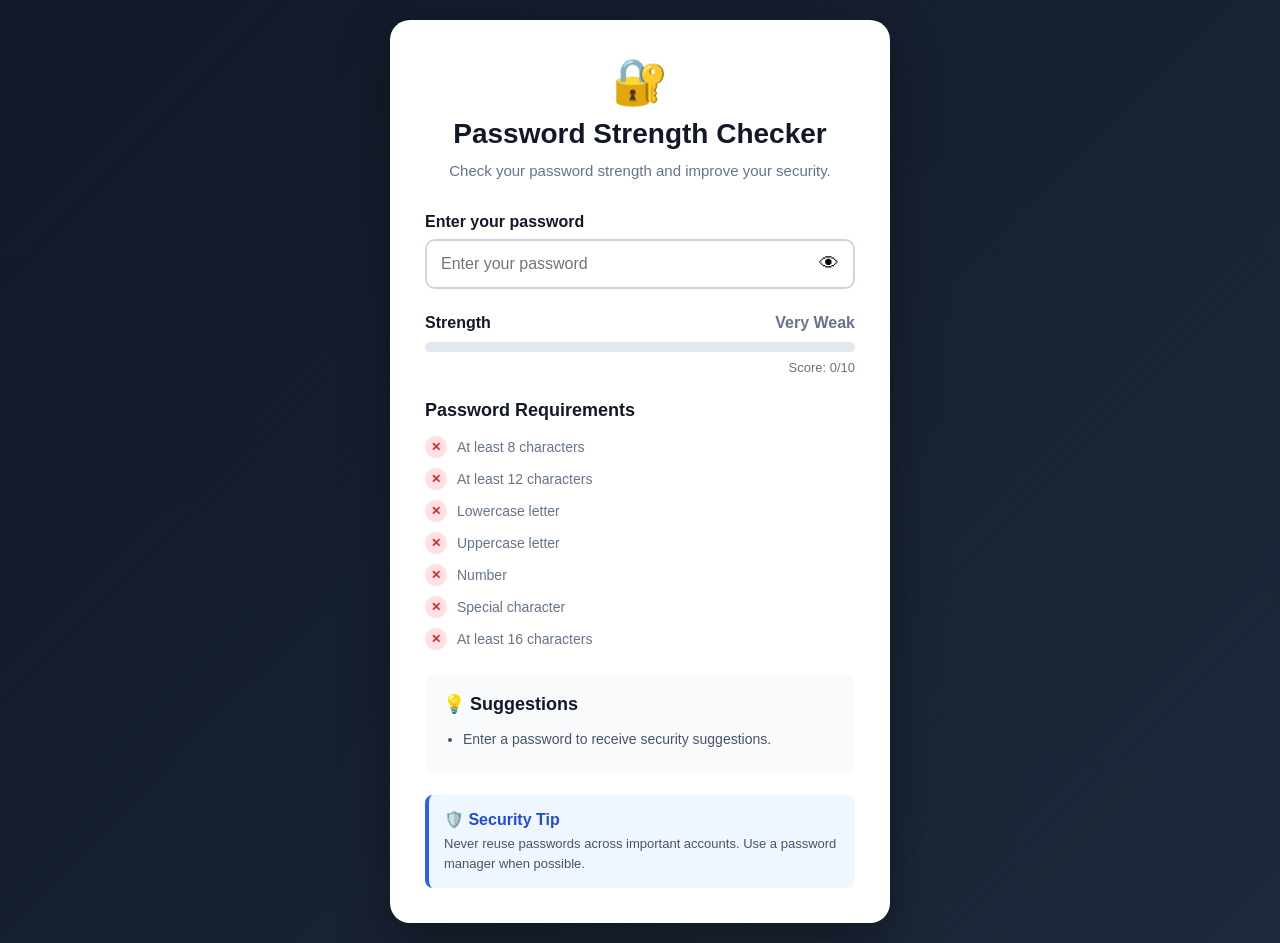
<file: password-strength-checker/P-S-C/index.html>
<!DOCTYPE html>
<html lang="en">

<head>
    <meta charset="UTF-8">

    <meta name="viewport" content="width=device-width, initial-scale=1.0">

    <title>Password Strength Checker</title>

    <!-- Link CSS -->
    <link rel="stylesheet" href="style.css">
</head>

<body>

    <div class="container">

        <!-- Header -->
        <div class="header">

            <div class="lock-icon">
                🔐
            </div>

            <h1>Password Strength Checker</h1>

            <p>
                Check your password strength and improve your security.
            </p>

        </div>


        <!-- Password Input Section -->
        <div class="password-section">

            <label for="password">
                Enter your password
            </label>

            <div class="password-input">

                <input
                    type="password"
                    id="password"
                    placeholder="Enter your password"
                    autocomplete="off"
                >

                <button
                    type="button"
                    id="togglePassword"
                    aria-label="Show password"
                >
                    👁
                </button>

            </div>

        </div>


        <!-- Strength Section -->
        <div class="strength-section">

            <div class="strength-header">

                <span>Strength</span>

                <span id="strengthText">
                    Very Weak
                </span>

            </div>


            <!-- Strength Meter -->
            <div class="strength-meter">

                <div
                    id="strengthBar"
                    class="strength-bar"
                ></div>

            </div>

            <div class="score">
                Score:
                <span id="scoreText">0/10</span>
            </div>

        </div>


        <!-- Requirements -->
        <div class="requirements">

            <h2>Password Requirements</h2>

            <div
                id="lengthRequirement"
                class="requirement"
            >
                <span class="check">✕</span>
                At least 8 characters
            </div>


            <div
                id="longRequirement"
                class="requirement"
            >
                <span class="check">✕</span>
                At least 12 characters
            </div>


            <div
                id="lowercaseRequirement"
                class="requirement"
            >
                <span class="check">✕</span>
                Lowercase letter
            </div>


            <div
                id="uppercaseRequirement"
                class="requirement"
            >
                <span class="check">✕</span>
                Uppercase letter
            </div>


            <div
                id="numberRequirement"
                class="requirement"
            >
                <span class="check">✕</span>
                Number
            </div>


            <div
                id="specialRequirement"
                class="requirement"
            >
                <span class="check">✕</span>
                Special character
            </div>


            <div
                id="veryLongRequirement"
                class="requirement"
            >
                <span class="check">✕</span>
                At least 16 characters
            </div>

        </div>


        <!-- Suggestions -->
        <div class="suggestions">

            <h2>💡 Suggestions</h2>

            <ul id="suggestionsList">

                <li>
                    Enter a password to receive security suggestions.
                </li>

            </ul>

        </div>


        <!-- Security Notice -->
        <div class="security-notice">

            <strong>🛡️ Security Tip</strong>

            <p>
                Never reuse passwords across important accounts.
                Use a password manager when possible.
            </p>

        </div>

    </div>


    <!-- JavaScript -->
    <script src="script.js"></script>

</body>

</html>
</file>
<file: password-strength-checker/P-S-C/style.css>
/* =========================================
   GENERAL PAGE SETTINGS
========================================= */

* {
    box-sizing: border-box;
    margin: 0;
    padding: 0;
}


body {
    font-family: Arial, Helvetica, sans-serif;

    min-height: 100vh;

    background:
        linear-gradient(
            135deg,
            #111827,
            #1e293b
        );

    display: flex;

    justify-content: center;

    align-items: center;

    padding: 20px;

    color: #ffffff;
}


/* =========================================
   MAIN CONTAINER
========================================= */

.container {

    width: 100%;

    max-width: 500px;

    background: #ffffff;

    color: #111827;

    padding: 35px;

    border-radius: 20px;

    box-shadow:
        0 20px 50px rgba(0, 0, 0, 0.35);
}


/* =========================================
   HEADER
========================================= */

.header {
    text-align: center;

    margin-bottom: 30px;
}


.lock-icon {
    font-size: 45px;

    margin-bottom: 10px;
}


.header h1 {
    font-size: 28px;

    margin-bottom: 10px;
}


.header p {
    color: #64748b;

    font-size: 15px;

    line-height: 1.5;
}


/* =========================================
   PASSWORD INPUT
========================================= */

.password-section {
    margin-bottom: 25px;
}


.password-section label {
    display: block;

    font-weight: bold;

    margin-bottom: 8px;
}


.password-input {
    display: flex;

    align-items: center;

    border: 2px solid #cbd5e1;

    border-radius: 10px;

    overflow: hidden;

    transition: 0.2s;
}


.password-input:focus-within {
    border-color: #6366f1;

    box-shadow:
        0 0 0 3px rgba(99, 102, 241, 0.15);
}


.password-input input {
    width: 100%;

    border: none;

    outline: none;

    padding: 14px;

    font-size: 16px;
}


.password-input button {
    border: none;

    background: transparent;

    cursor: pointer;

    font-size: 20px;

    padding: 10px 14px;
}


/* =========================================
   STRENGTH SECTION
========================================= */

.strength-section {
    margin-bottom: 25px;
}


.strength-header {
    display: flex;

    justify-content: space-between;

    margin-bottom: 10px;

    font-weight: bold;
}


#strengthText {
    color: #64748b;
}


/* Strength meter background */

.strength-meter {

    width: 100%;

    height: 10px;

    background: #e2e8f0;

    border-radius: 20px;

    overflow: hidden;
}


/* Strength meter */

.strength-bar {

    width: 0%;

    height: 100%;

    border-radius: 20px;

    transition:
        width 0.3s ease,
        background-color 0.3s ease;
}


.score {

    margin-top: 8px;

    text-align: right;

    font-size: 13px;

    color: #64748b;
}


/* =========================================
   REQUIREMENTS
========================================= */

.requirements {

    margin-bottom: 25px;
}


.requirements h2,
.suggestions h2 {

    font-size: 18px;

    margin-bottom: 15px;
}


.requirement {

    display: flex;

    align-items: center;

    gap: 10px;

    margin-bottom: 10px;

    font-size: 14px;

    color: #64748b;

    transition: 0.2s;
}


.check {

    width: 22px;

    height: 22px;

    display: flex;

    justify-content: center;

    align-items: center;

    border-radius: 50%;

    background: #fee2e2;

    color: #dc2626;

    font-size: 12px;

    font-weight: bold;
}


/* Requirement when satisfied */

.requirement.valid {

    color: #15803d;

}


.requirement.valid .check {

    background: #dcfce7;

    color: #16a34a;
}


/* =========================================
   SUGGESTIONS
========================================= */

.suggestions {

    background: #f8fafc;

    padding: 18px;

    border-radius: 12px;

    margin-bottom: 20px;
}


.suggestions ul {

    padding-left: 20px;

}


.suggestions li {

    margin-bottom: 8px;

    color: #475569;

    font-size: 14px;

    line-height: 1.4;
}


/* =========================================
   SECURITY NOTICE
========================================= */

.security-notice {

    background: #eff6ff;

    border-left: 4px solid #2563eb;

    padding: 15px;

    border-radius: 8px;
}


.security-notice strong {

    color: #1d4ed8;

}


.security-notice p {

    color: #475569;

    font-size: 13px;

    line-height: 1.5;

    margin-top: 5px;
}


/* =========================================
   RESPONSIVE DESIGN
========================================= */

@media (max-width: 550px) {

    .container {

        padding: 25px;

    }


    .header h1 {

        font-size: 24px;

    }

}
</file>
